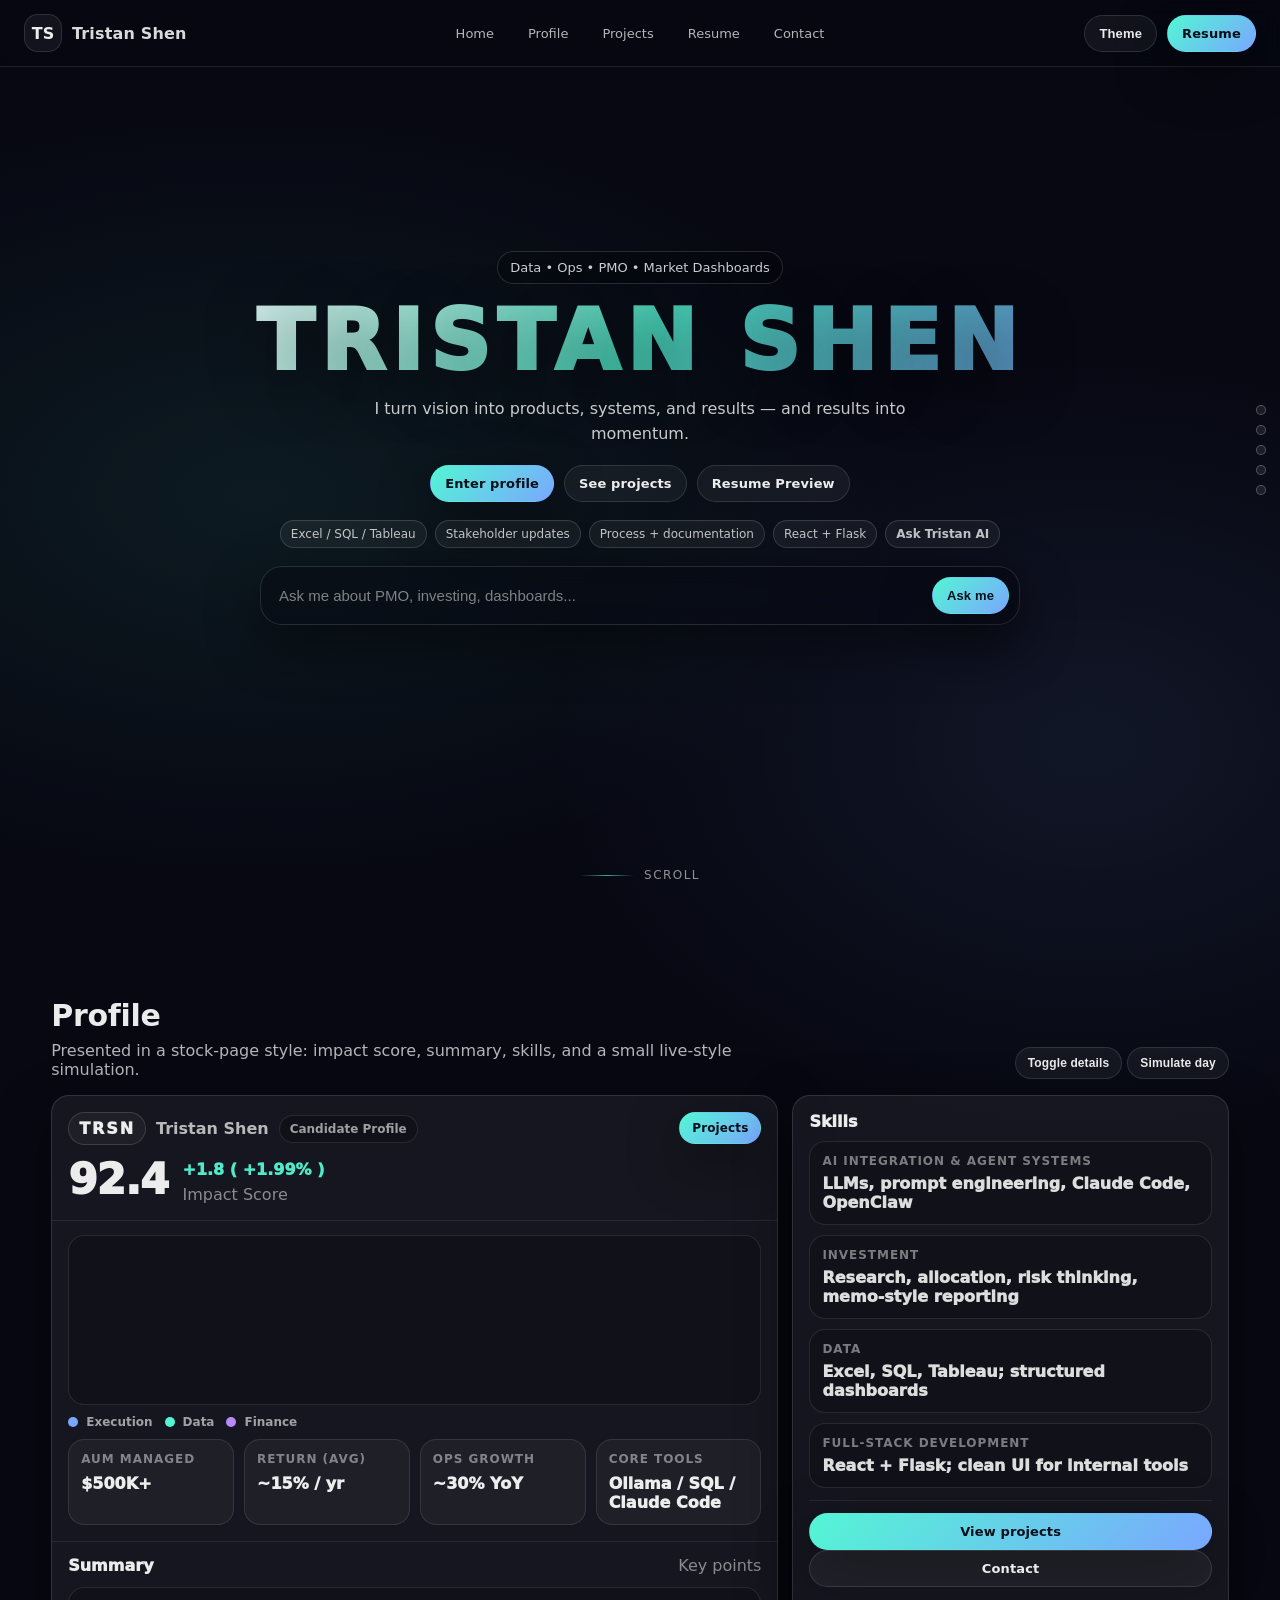
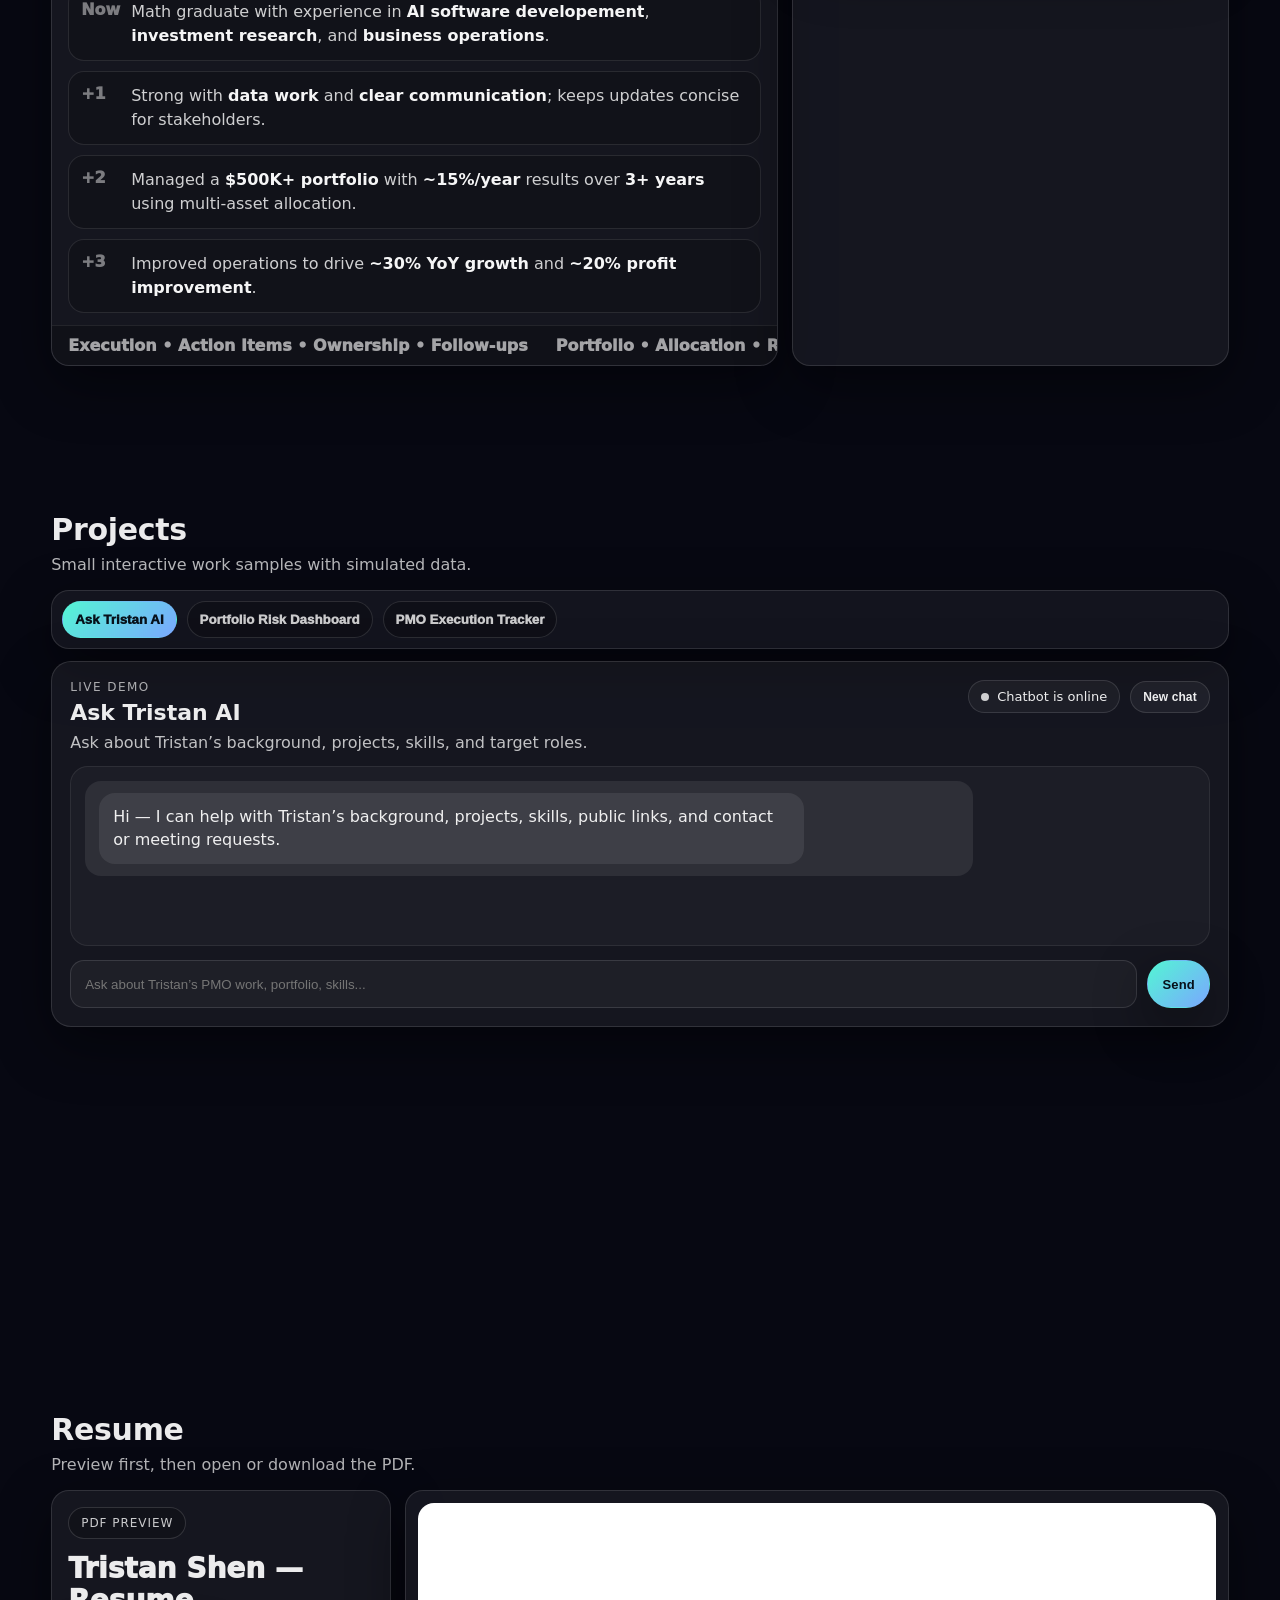
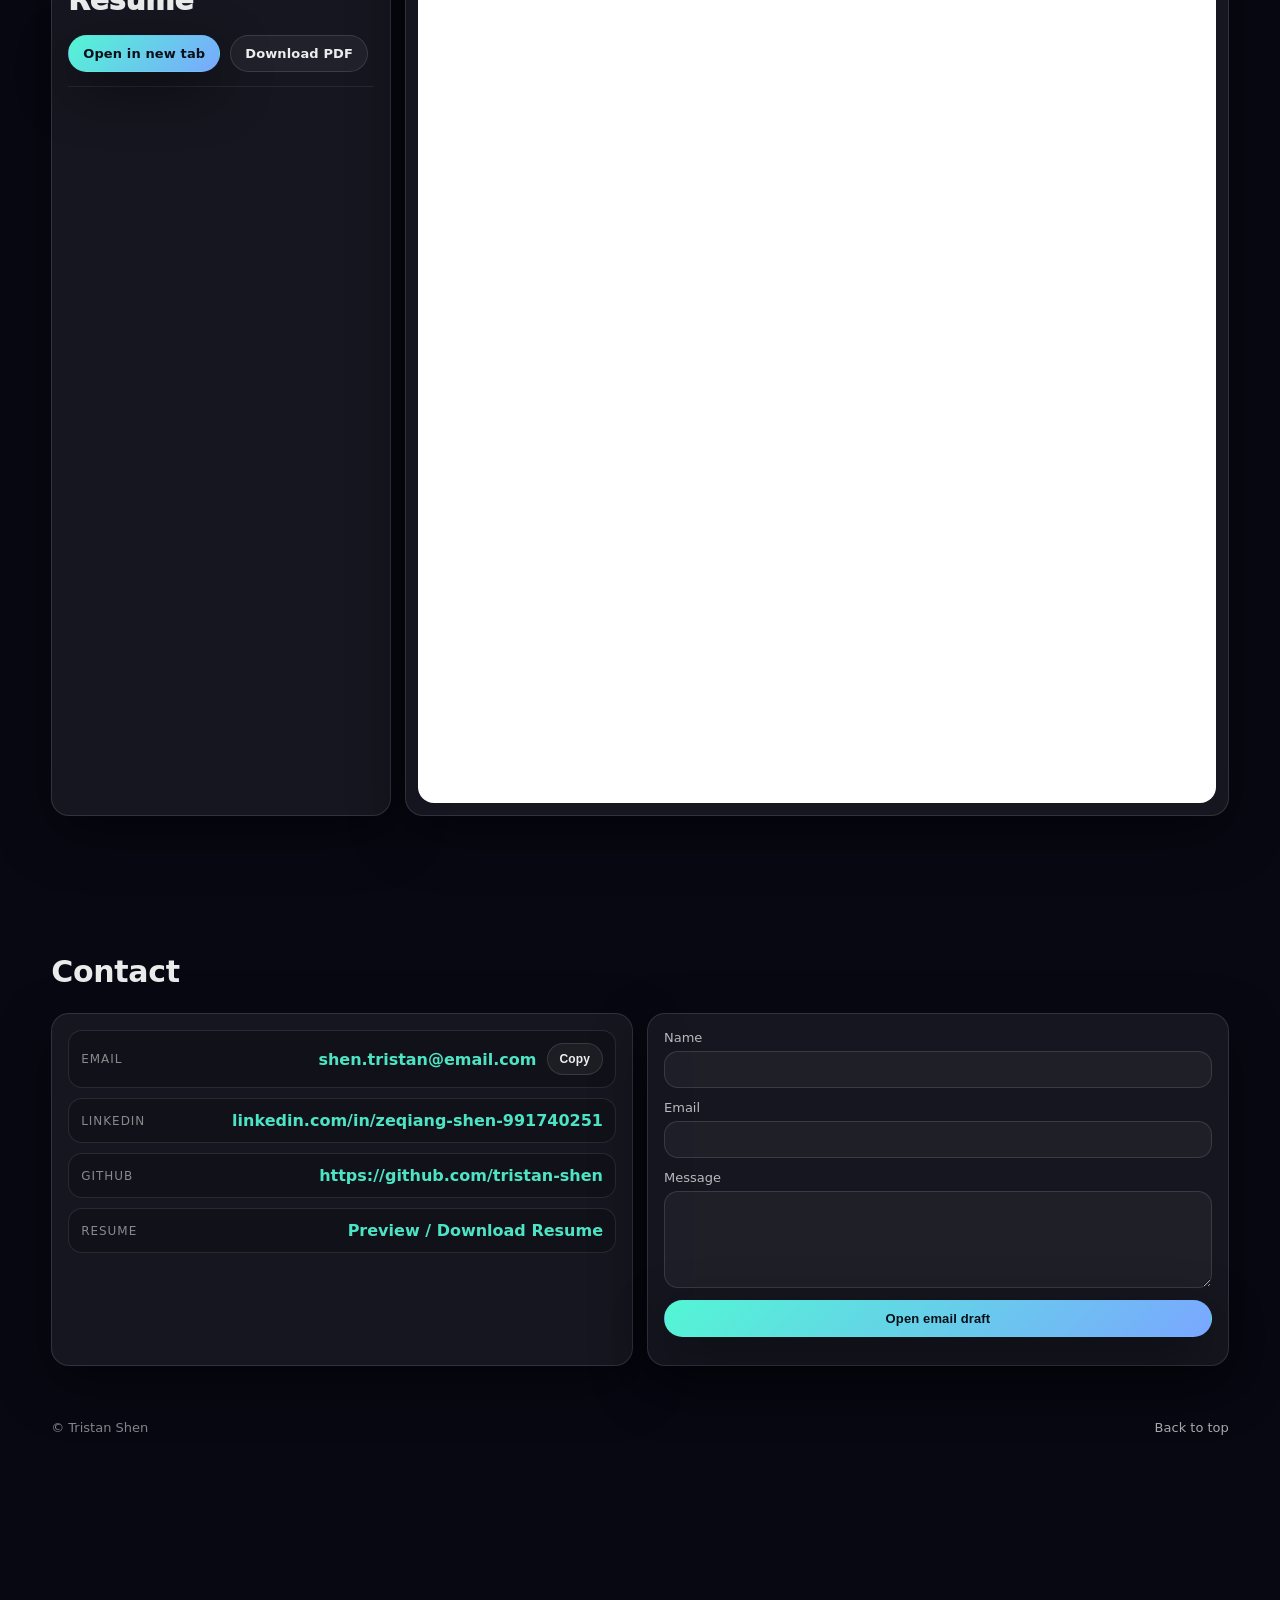
<file: index.html>
<!doctype html>
<html lang="en">
  <head>
    <meta charset="UTF-8" />
    <meta name="viewport" content="width=device-width,initial-scale=1" />
    <meta
      name="description"
      content="Tristan Shen — Portfolio | Data, Ops, PMO, Market dashboards"
    />
    <title>Tristan Shen — Portfolio</title>
    <link rel="stylesheet" href="./styles.css" />
  </head>

  <body>
    <!-- Top nav -->
    <header class="nav">
      <div class="nav__left">
        <a class="nav__logo" href="#home" aria-label="Home">TS</a>
        <span class="nav__name">Tristan Shen</span>
      </div>

      <nav class="nav__links" aria-label="Primary">
        <a href="#home" class="nav__link">Home</a>
        <a href="#market" class="nav__link">Profile</a>
        <a href="#projects" class="nav__link">Projects</a>
        <a href="#resume" class="nav__link">Resume</a>
        <a href="#contact" class="nav__link">Contact</a>
      </nav>

      <div class="nav__right">
        <button class="btn btn--ghost" id="themeBtn" type="button">Theme</button>
        <a class="btn btn--solid" href="#resume">Resume</a>
      </div>
    </header>

    <!-- Floating page indicator -->
    <div class="pageDots" aria-hidden="true">
      <a class="dot" href="#home" title="Home"></a>
      <a class="dot" href="#market" title="Profile"></a>
      <a class="dot" href="#projects" title="Projects"></a>
      <a class="dot" href="#resume" title="Resume"></a>
      <a class="dot" href="#contact" title="Contact"></a>
    </div>

    <main>
      <!-- PAGE 1: Landing -->
      <section id="home" class="page page--hero">
        <canvas id="bg" class="bg" aria-hidden="true"></canvas>

        <div class="hero">
          <div class="hero__badge">
            Data • Ops • PMO • Market Dashboards
          </div>

          <h1 class="hero__title">
            TRISTAN SHEN
          </h1>

          <p class="hero__sub">
            I turn vision into products, systems, and results — and results into momentum.
          </p>

          <div class="hero__actions">
            <a class="btn btn--solid" href="#market">Enter profile</a>
            <a class="btn btn--ghost" href="#projects">See projects</a>
            <a class="btn btn--ghost" href="#resume">Resume Preview</a>
          </div>

          <div class="hero__chips">
            <span class="chip">Excel / SQL / Tableau</span>
            <span class="chip">Stakeholder updates</span>
            <span class="chip">Process + documentation</span>
            <span class="chip">React + Flask</span>
            <a class="chip chip--link" href="#projects" data-project-jump="chatbot">Ask Tristan AI</a>
          </div>

          <form class="heroAsk" id="heroAskForm">
            <label class="srOnly" for="heroAskInput">Ask Tristan AI</label>
            <input
              class="heroAsk__input"
              id="heroAskInput"
              type="text"
              placeholder="Ask me about PMO, investing, dashboards..."
              maxlength="500"
              autocomplete="off"
            />
            <button class="btn btn--solid heroAsk__btn" type="submit">Ask me</button>
          </form>
        </div>

        <div class="scrollHint" aria-hidden="true">
          <span class="scrollHint__line"></span>
          <span class="scrollHint__text">Scroll</span>
        </div>
      </section>

      <!-- PAGE 2: Stock-style Profile -->
      <section id="market" class="page page--profile">
        <div class="container">
          <div class="pageHead">
            <div>
              <h2 class="pageHead__title">Profile</h2>
              <p class="pageHead__desc">
                Presented in a stock-page style: impact score, summary, skills, and a small live-style simulation.
              </p>
            </div>

            <div class="marketActions">
              <button class="btn btn--ghost btn--sm" id="toggleDetailsBtn" type="button">Toggle details</button>
              <button class="btn btn--ghost btn--sm" id="simulateBtn" type="button">Simulate day</button>
            </div>
          </div>

          <div class="quoteGrid">
            <!-- Left: quote block -->
            <div class="card panelLike">
              <div class="quoteHeader">
                <div>
                  <div class="tickerLine">
                    <span class="ticker">TRSN</span>
                    <span class="tickerName">Tristan Shen</span>
                    <span class="pill pill--soft">Candidate Profile</span>
                  </div>

                  <div class="priceRow">
                    <div class="priceMain" id="impactScore">92.4</div>
                    <div class="priceMeta">
                      <div class="chg good" id="impactChg">+1.8 ( +1.99% )</div>
                      <div class="muted2">Impact Score</div>
                    </div>
                  </div>
                </div>

                <div class="quoteActions">
                  <a class="btn btn--solid btn--sm" href="#projects">Projects</a>
                </div>
              </div>

              <div class="sparkWrap">
                <canvas id="spark" class="spark" aria-label="Impact chart"></canvas>
                <div class="sparkLegend">
                  <div class="legItem"><span class="legendDot dotA"></span> Execution</div>
                  <div class="legItem"><span class="legendDot dotB"></span> Data</div>
                  <div class="legItem"><span class="legendDot dotC"></span> Finance</div>
                </div>
              </div>

              <div class="fundGrid">
                <div class="fund">
                  <div class="fundK">AUM Managed</div>
                  <div class="fundV">$500K+</div>
                </div>
                <div class="fund">
                  <div class="fundK">Return (avg)</div>
                  <div class="fundV">~15% / yr</div>
                </div>
                <div class="fund">
                  <div class="fundK">Ops Growth</div>
                  <div class="fundV">~30% YoY</div>
                </div>
                <div class="fund">
                  <div class="fundK">Core Tools</div>
                  <div class="fundV">Ollama / SQL / Claude Code</div>
                </div>
              </div>

              <div class="newsBlock">
                <div class="newsTop">
                  <div class="newsTitle">Summary</div>
                  <div class="muted2">Key points</div>
                </div>

                <div class="newsList">
                  <div class="newsItem">
                    <div class="newsTime">Now</div>
                    <div class="newsText">
                      Math graduate with experience in <strong>AI software developement</strong>, <strong>investment research</strong>,
                      and <strong>business operations</strong>.
                    </div>
                  </div>

                  <div class="newsItem">
                    <div class="newsTime">+1</div>
                    <div class="newsText">
                      Strong with <strong>data work</strong> and <strong>clear communication</strong>; keeps updates concise for stakeholders.
                    </div>
                  </div>

                  <div class="newsItem">
                    <div class="newsTime">+2</div>
                    <div class="newsText">
                      Managed a <strong>$500K+ portfolio</strong> with <strong>~15%/year</strong> results over <strong>3+ years</strong>
                      using multi-asset allocation.
                    </div>
                  </div>

                  <div class="newsItem">
                    <div class="newsTime">+3</div>
                    <div class="newsText">
                      Improved operations to drive <strong>~30% YoY growth</strong> and <strong>~20% profit improvement</strong>.
                    </div>
                  </div>
                </div>

                <div id="detailBox" class="detailBox">
                  <div class="detailTitle">Details</div>
                  <ul class="bullets">
                    <li>PMO: agendas, action items (owner + due date), follow-ups, milestone tracking.</li>
                    <li>Investment: reports + trend analysis, strategy execution, risk management.</li>
                    <li>Data: Excel/SQL/Tableau for clean reporting and decision support.</li>
                    <li>Tech: React + Flask dashboards with internal-tool UX patterns.</li>
                  </ul>
                </div>
              </div>

              <div class="tickerTape" aria-hidden="true">
                <div class="tape">
                  <span>Execution • Action Items • Ownership • Follow-ups</span>
                  <span>Portfolio • Allocation • Risk • Process</span>
                  <span>Excel • SQL • Tableau • Dashboards</span>
                  <span>Stakeholders • Clarity • Documentation</span>
                  <span>React • Flask • Internal Tools</span>
                </div>
              </div>
            </div>

            <!-- Right: skills -->
            <div class="card panelSide">
              <div class="sideTitle">Skills</div>

              <div class="skillCard">
                <div class="sideK">AI integration & agent systems</div>
                <div class="sideV">LLMs, prompt engineering, Claude Code, OpenClaw</div>
              </div>

              <div class="skillCard">
                <div class="sideK">Investment</div>
                <div class="sideV">Research, allocation, risk thinking, memo-style reporting</div>
              </div>

              <div class="skillCard">
                <div class="sideK">Data</div>
                <div class="sideV">Excel, SQL, Tableau; structured dashboards</div>
              </div>

              <div class="skillCard">
                <div class="sideK">Full-stack development</div>
                <div class="sideV">React + Flask; clean UI for internal tools</div>
              </div>

              <div class="sideDivider"></div>

              <a class="btn btn--solid w100" href="#projects">View projects</a>
              <a class="btn btn--ghost w100" href="#contact">Contact</a>
            </div>
          </div>
        </div>
      </section>

      <!-- PAGE 3: Projects with old tab iframe style -->
      <section id="projects" class="page page--projects">
        <div class="container">
          <div class="pageHead">
            <div>
              <h2 class="pageHead__title">Projects</h2>
              <p class="pageHead__desc">
                Small interactive work samples with simulated data.
              </p>
            </div>
          </div>
            
          <div class="projTabs">
            <button class="tab is-active" data-project="chatbot" type="button">
              Ask Tristan AI
            </button>

            <button class="tab" data-project="risk" data-src="./Risk-dashboard/index.html" type="button">
              Portfolio Risk Dashboard
            </button>

            <button class="tab" data-project="pmo" data-src="./Pmo-tracker/index.html" type="button">
              PMO Execution Tracker
            </button>

            <div class="projRight">
              <a
                class="btn btn--ghost btn--sm is-hidden"
                id="openNewBtn"
                href="./Risk-dashboard/index.html"
                target="_blank"
                rel="noreferrer"
              >Open</a>
            </div>
          </div>

          <div class="projectPanels">
            <div class="card webbotCard" id="chatbotProjectPanel">
              <div class="webbotTop">
                <div>
                  <div class="webbotEyebrow">Live Demo</div>
                  <h3 class="webbotTitle">Ask Tristan AI</h3>
                  <p class="webbotDesc">
                    Ask about Tristan’s background, projects, skills, and target roles.
                  </p>
                </div>

                <div class="webbotStatusWrap">
                  <span class="webbotStatus" id="webbotStatus">Chatbot is online</span>
                  <button class="btn btn--ghost btn--sm" type="button" id="webbotNewChatBtn">
                    New chat
                  </button>
                </div>
              </div>

              <div class="webbotMessages" id="webbotMessages">
                <div class="webbotMsg webbotMsg--bot">
                  <div class="webbotMsg webbotMsg--bot">
                    Hi — I can help with Tristan’s background, projects, skills, public links, and contact or meeting requests.
                  </div>
                </div>
              </div>

              <form class="webbotForm" id="webbotForm">
                <input
                  class="webbotInput"
                  id="webbotInput"
                  type="text"
                  placeholder="Ask about Tristan’s PMO work, portfolio, skills..."
                  maxlength="500"
                  autocomplete="off"
                />
                <button class="btn btn--solid" type="submit" id="webbotSendBtn">Send</button>
              </form>
            </div>

            <div class="projFrameWrap is-hidden" id="projFrameWrap">
              <iframe
                id="projFrame"
                title="Project Preview"
                src="./Risk-dashboard/index.html"
                loading="lazy"
              ></iframe>
            </div>
          </div>
        </div>
      </section>

      <!-- PAGE 4: Resume -->
      <section id="resume" class="page page--resume">
        <div class="container">
          <div class="pageHead">
            <div>
              <h2 class="pageHead__title">Resume</h2>
              <p class="pageHead__desc">
                Preview first, then open or download the PDF.
              </p>
            </div>
          </div>

          <div class="resumeGrid">
            <div class="card resumeIntro">
              <div class="resumeBadge">PDF Preview</div>
              <h3 class="resumeTitle">Tristan Shen — Resume</h3>
              <p class="resumeText">
              </p>

              <div class="resumeActions">
                <a class="btn btn--solid" href="resume.pdf" target="_blank" rel="noreferrer">
                  Open in new tab
                </a>
                <a class="btn btn--ghost" href="resume.pdf" download>
                  Download PDF
                </a>
              </div>

              <div class="resumeMeta">
                
                <br />
                <code></code>
              </div>
            </div>

            <div class="card resumeViewerCard">
              <iframe
                class="resumeViewer"
                src="resume.pdf"
                title="Resume Preview"
              ></iframe>
            </div>
          </div>
        </div>
      </section>

      <!-- PAGE 5: Contact -->
      <section id="contact" class="page page--contact">
        <div class="container">
          <div class="pageHead">
            <div>
              <h2 class="pageHead__title">Contact</h2>
              <p class="pageHead__desc"></p>
            </div>
          </div>

          <div class="contactGrid">
            <div class="card contactCard">
              <div class="contactRow">
                <div class="contactKey">Email</div>
                <div class="contactValWrap">
                  <a class="contactVal" id="emailLink" href="mailto:you@email.com">shen.tristan@email.com</a>
                  <button class="btn btn--ghost btn--sm" id="copyEmailBtn" type="button">Copy</button>
                </div>
              </div>

              <div class="contactRow">
                <div class="contactKey">LinkedIn</div>
                <a class="contactVal" href="https://www.linkedin.com/in/zeqiang-shen-991740251" target="_blank" rel="noopener">linkedin.com/in/zeqiang-shen-991740251</a>
              </div>

              <div class="contactRow">
                <div class="contactKey">GitHub</div>
                <a class="contactVal" href="https://github.com/tristan-shen" target="_blank" rel="noopener">https://github.com/tristan-shen</a>
              </div>

              <div class="contactRow">
                <div class="contactKey">Resume</div>
                <a class="contactVal" href="#resume">Preview / Download Resume</a>
              </div>

              <div class="contactHint">
                
              </div>
            </div>

            <div class="card contactCard">
              <form class="form" id="contactForm">
                <label class="label">
                  Name
                  <input class="input" id="c_name" name="name" autocomplete="name" required />
                </label>

                <label class="label">
                  Email
                  <input class="input" id="c_email" name="email" type="email" autocomplete="email" required />
                </label>

                <label class="label">
                  Message
                  <textarea class="input" id="c_msg" name="message" rows="5" required></textarea>
                </label>

                <button class="btn btn--solid" type="submit">Open email draft</button>
                <div class="fine"></div>
              </form>
            </div>
          </div>

          <footer class="footer">
            <div>© <span id="year"></span> Tristan Shen</div>
            <a href="#home" class="footerLink">Back to top</a>
          </footer>
        </div>
      </section>
    </main>

    <script src="./script.js"></script>
  </body>
</html>
</file>
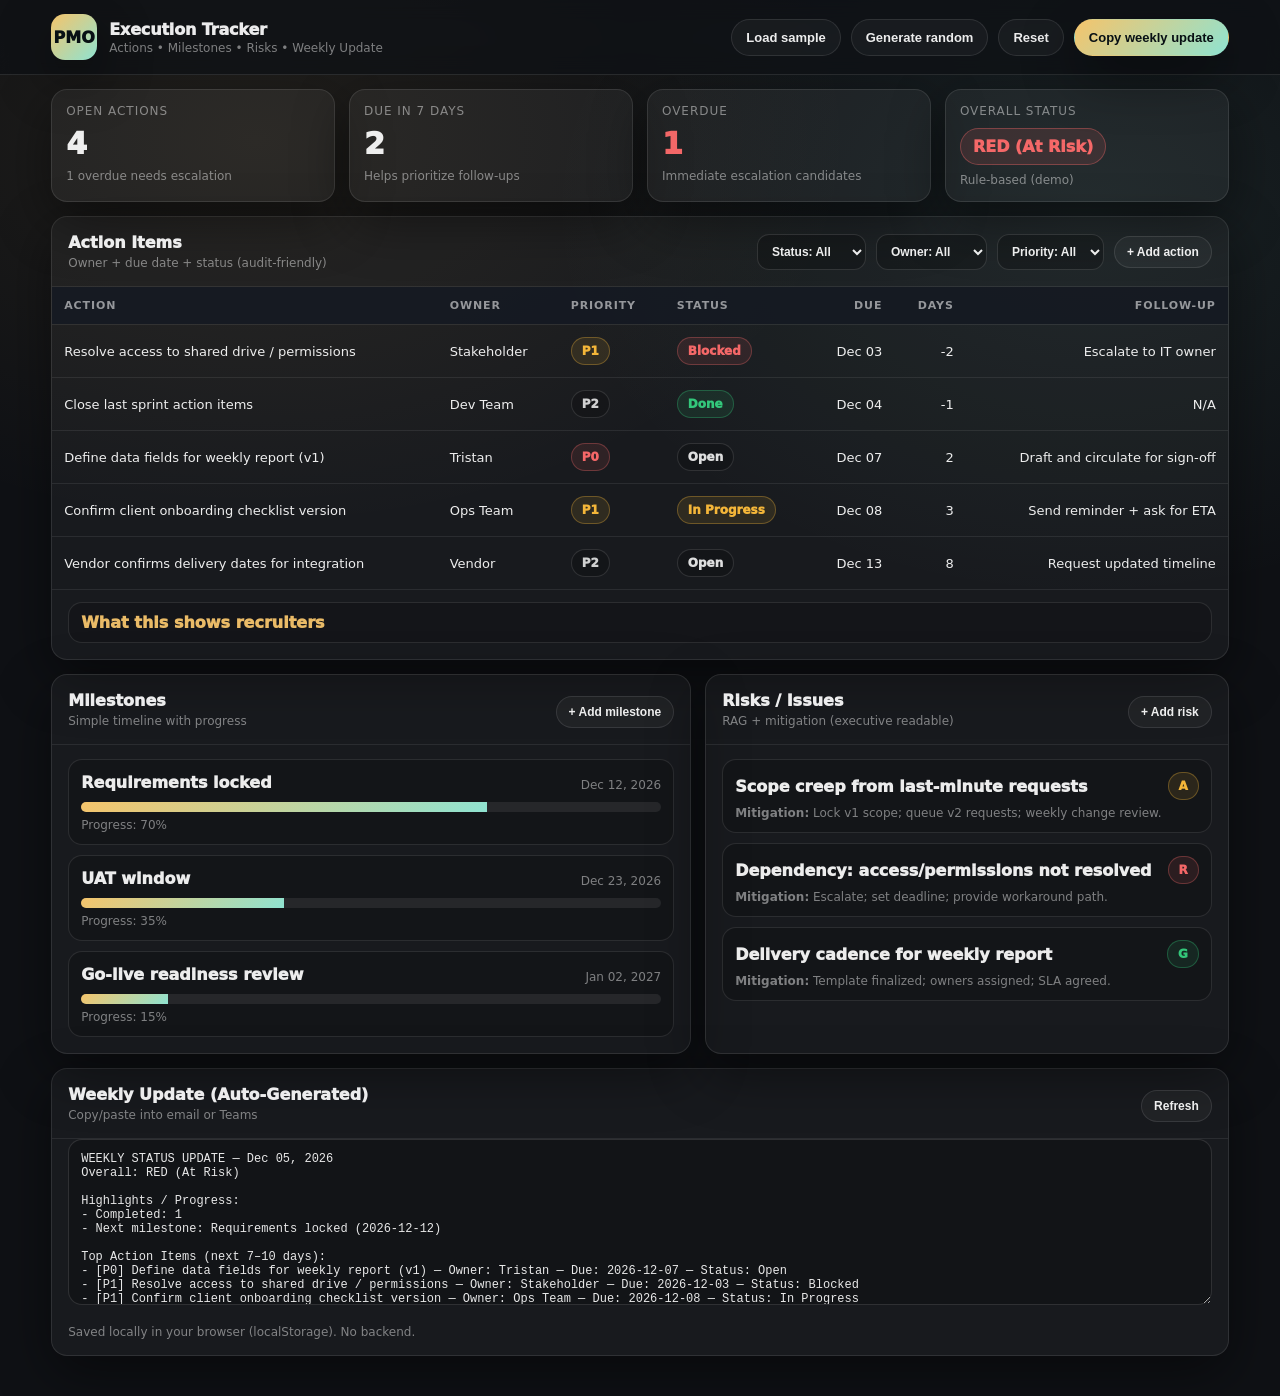
<file: Pmo-tracker/index.html>
<!doctype html>
<html lang="en">
  <head>
    <meta charset="UTF-8" />
    <meta name="viewport" content="width=device-width,initial-scale=1" />
    <meta name="description" content="PMO Execution Tracker — actions, milestones, risks, weekly update" />
    <title>PMO Execution Tracker — Demo</title>
    <link rel="stylesheet" href="./styles.css" />
  </head>

  <body>
    <header class="top">
      <div class="wrap top__inner">
        <div class="brand">
          <div class="brand__mark">PMO</div>
          <div class="brand__text">
            <div class="brand__title">Execution Tracker</div>
            <div class="brand__sub">Actions • Milestones • Risks • Weekly Update</div>
          </div>
        </div>

        <div class="top__actions">
          <button class="btn btn--ghost" id="loadSampleBtn" type="button">Load sample</button>
          <button class="btn btn--ghost" id="randomBtn" type="button">Generate random</button>
          <button class="btn btn--ghost" id="resetBtn" type="button">Reset</button>
          <button class="btn btn--solid" id="copyWeeklyBtn" type="button">Copy weekly update</button>
        </div>
      </div>
    </header>

    <main class="wrap">
      <!-- Snapshot -->
      <section class="grid grid--4 mt">
        <div class="card">
          <div class="k">Open actions</div>
          <div class="v" id="openCount">0</div>
          <div class="note" id="openNote">—</div>
        </div>
        <div class="card">
          <div class="k">Due in 7 days</div>
          <div class="v" id="due7">0</div>
          <div class="note">Helps prioritize follow-ups</div>
        </div>
        <div class="card">
          <div class="k">Overdue</div>
          <div class="v bad" id="overdue">0</div>
          <div class="note">Immediate escalation candidates</div>
        </div>
        <div class="card">
          <div class="k">Overall status</div>
          <div class="statusPill" id="overallPill">—</div>
          <div class="note">Rule-based (demo)</div>
        </div>
      </section>

      <!-- Actions -->
      <section class="panel mt">
        <div class="panel__top">
          <div>
            <div class="panel__title">Action Items</div>
            <div class="panel__sub">Owner + due date + status (audit-friendly)</div>
          </div>

          <div class="filters">
            <select id="fStatus" class="select">
              <option value="all">Status: All</option>
              <option value="Open">Open</option>
              <option value="In Progress">In Progress</option>
              <option value="Blocked">Blocked</option>
              <option value="Done">Done</option>
            </select>

            <select id="fOwner" class="select">
              <option value="all">Owner: All</option>
            </select>

            <select id="fPriority" class="select">
              <option value="all">Priority: All</option>
              <option value="P0">P0</option>
              <option value="P1">P1</option>
              <option value="P2">P2</option>
            </select>

            <button class="btn btn--ghost btn--sm" id="addActionBtn" type="button">+ Add action</button>
          </div>
        </div>

        <div class="tableWrap">
          <table class="table" id="actionsTable">
            <thead>
              <tr>
                <th>Action</th>
                <th>Owner</th>
                <th>Priority</th>
                <th>Status</th>
                <th class="num">Due</th>
                <th class="num">Days</th>
                <th class="num">Follow-up</th>
              </tr>
            </thead>
            <tbody></tbody>
          </table>
        </div>

        <details class="details">
          <summary>What this shows recruiters</summary>
          <div class="details__body">
            You can run meetings into measurable outcomes: ownership, due dates, follow-up cadence, and closure.
          </div>
        </details>
      </section>

      <!-- Milestones + Risks -->
      <section class="grid grid--2 mt">
        <section class="panel">
          <div class="panel__top">
            <div>
              <div class="panel__title">Milestones</div>
              <div class="panel__sub">Simple timeline with progress</div>
            </div>
            <button class="btn btn--ghost btn--sm" id="addMilestoneBtn" type="button">+ Add milestone</button>
          </div>

          <div class="milestones" id="milestones"></div>
        </section>

        <section class="panel">
          <div class="panel__top">
            <div>
              <div class="panel__title">Risks / Issues</div>
              <div class="panel__sub">RAG + mitigation (executive readable)</div>
            </div>
            <button class="btn btn--ghost btn--sm" id="addRiskBtn" type="button">+ Add risk</button>
          </div>

          <div class="risks" id="risks"></div>
        </section>
      </section>

      <!-- Weekly Update (generated) -->
      <section class="panel mt mb">
        <div class="panel__top">
          <div>
            <div class="panel__title">Weekly Update (Auto-Generated)</div>
            <div class="panel__sub">Copy/paste into email or Teams</div>
          </div>
          <button class="btn btn--ghost btn--sm" id="regenWeeklyBtn" type="button">Refresh</button>
        </div>

        <textarea class="weekly" id="weeklyText" rows="10" spellcheck="false"></textarea>
        <div class="foot">
          Saved locally in your browser (localStorage). No backend.
        </div>
      </section>
    </main>

    <!-- Modal -->
    <div class="modal" id="modal" aria-hidden="true">
      <div class="modal__card" role="dialog" aria-modal="true" aria-labelledby="modalTitle">
        <div class="modal__top">
          <div class="modal__title" id="modalTitle">Add</div>
          <button class="iconBtn" id="closeModalBtn" type="button" aria-label="Close">✕</button>
        </div>

        <form class="form" id="modalForm">
          <div id="formBody"></div>

          <div class="modal__actions">
            <button class="btn btn--ghost" id="cancelBtn" type="button">Cancel</button>
            <button class="btn btn--solid" type="submit">Save</button>
          </div>
        </form>
      </div>
    </div>

    <script src="./script.js"></script>
  </body>
</html>
</file>
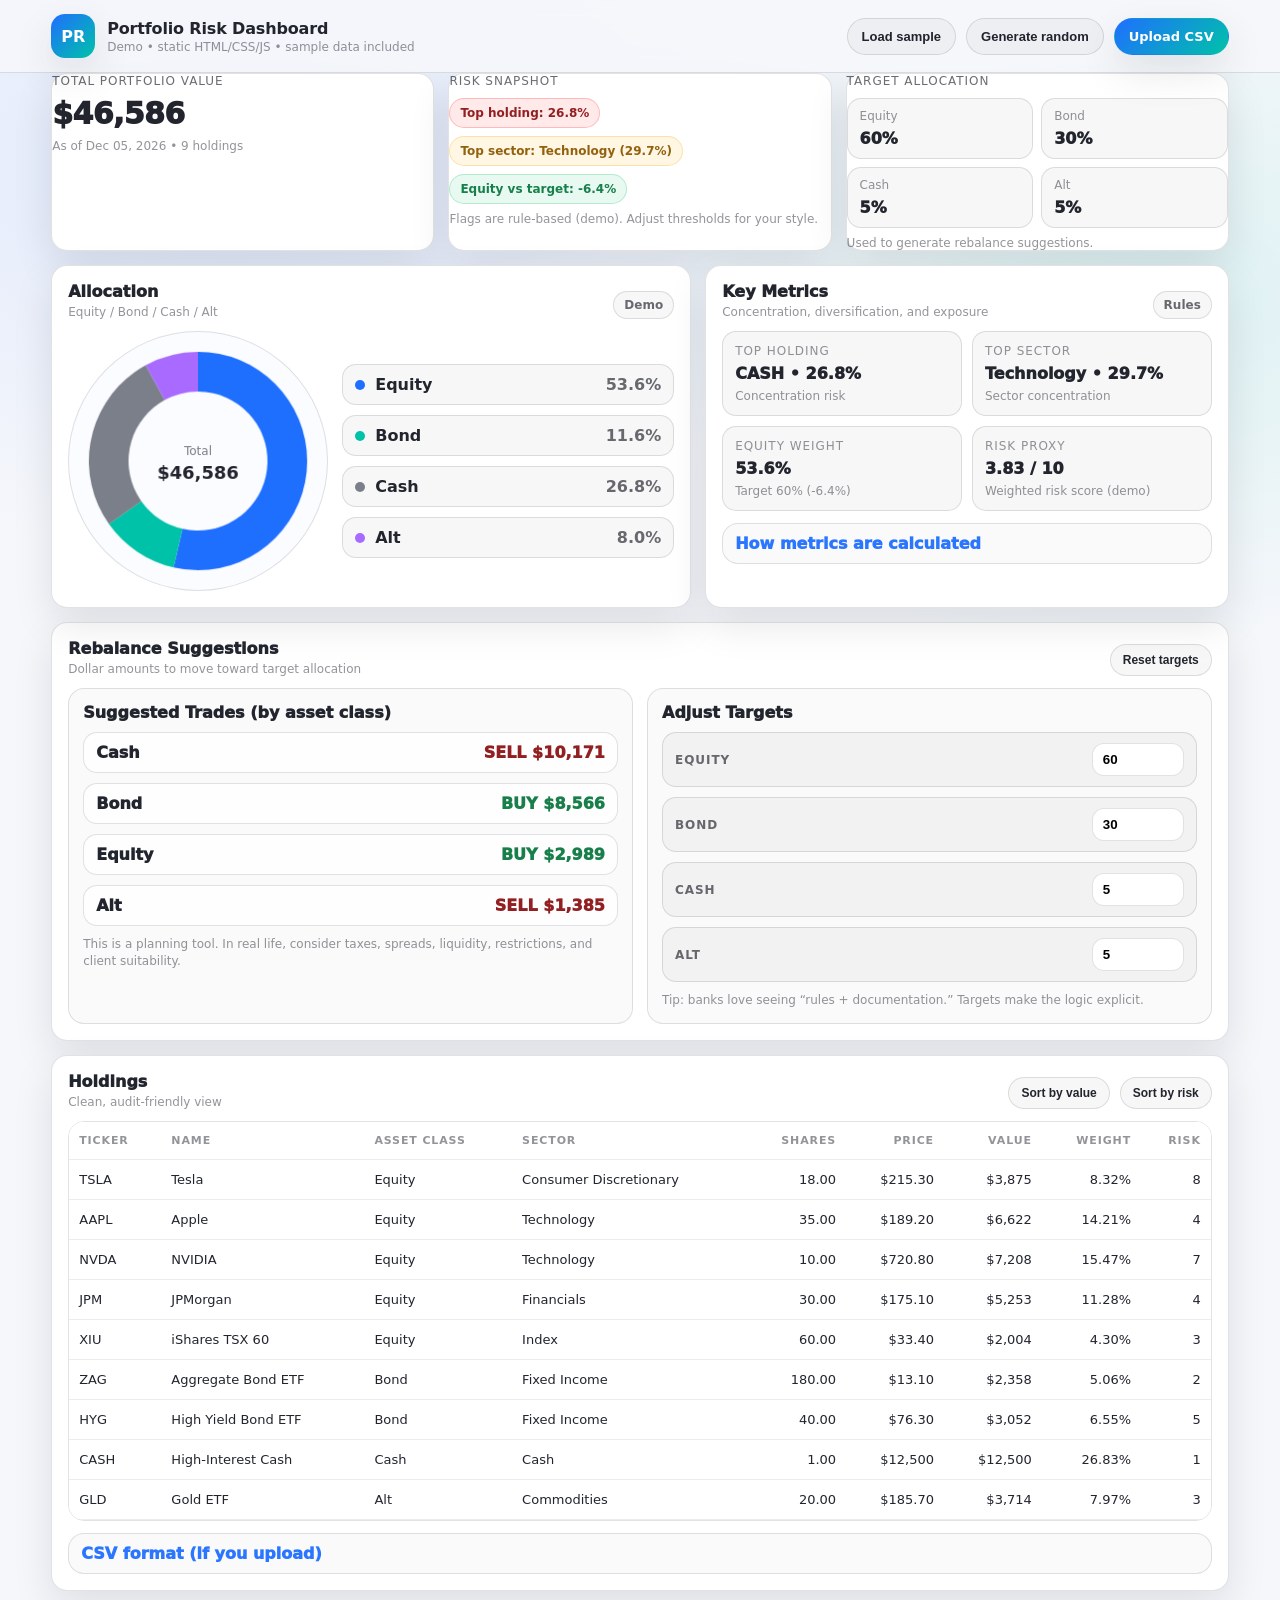
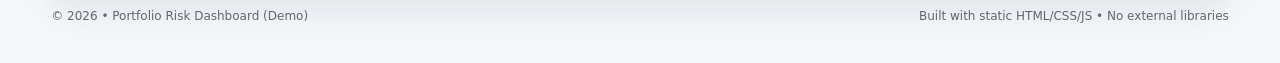
<file: Risk-dashboard/index.html>
<!doctype html>
<html lang="en">
  <head>
    <meta charset="UTF-8" />
    <meta name="viewport" content="width=device-width,initial-scale=1" />
    <meta name="description" content="Client Portfolio Risk Dashboard (Demo) — allocation, concentration, rebalance suggestions" />
    <title>Portfolio Risk Dashboard — Demo</title>
    <link rel="stylesheet" href="./styles.css" />
  </head>

  <body>
    <header class="topbar">
      <div class="container topbar__inner">
        <div class="brand">
          <div class="brand__mark">PR</div>
          <div class="brand__text">
            <div class="brand__name">Portfolio Risk Dashboard</div>
            <div class="brand__sub">Demo • static HTML/CSS/JS • sample data included</div>
          </div>
        </div>

        <div class="actions">
          <button class="btn btn--ghost" id="loadSampleBtn" type="button">Load sample</button>
          <button class="btn btn--ghost" id="randomBtn" type="button">Generate random</button>

          <label class="btn btn--solid fileBtn">
            Upload CSV
            <input id="csvInput" type="file" accept=".csv,text/csv" />
          </label>
        </div>
      </div>
    </header>

    <main class="container">
      <!-- Summary row -->
      <section class="grid grid--3">
        <div class="card">
          <div class="card__k">Total Portfolio Value</div>
          <div class="card__v" id="totalValue">$0</div>
          <div class="card__note" id="asOf">As of —</div>
        </div>

        <div class="card">
          <div class="card__k">Risk Snapshot</div>
          <div class="riskBadges" id="riskBadges"></div>
          <div class="card__note">Flags are rule-based (demo). Adjust thresholds for your style.</div>
        </div>

        <div class="card">
          <div class="card__k">Target Allocation</div>
          <div class="targets" id="targets"></div>
          <div class="card__note">Used to generate rebalance suggestions.</div>
        </div>
      </section>

      <!-- Allocation + stats -->
      <section class="grid grid--2 mt">
        <div class="card card--pad">
          <div class="cardTop">
            <div>
              <div class="cardTop__title">Allocation</div>
              <div class="cardTop__sub">Equity / Bond / Cash / Alt</div>
            </div>
            <div class="pill">Demo</div>
          </div>

          <div class="allocWrap">
            <canvas id="donut" class="donut" aria-label="Allocation donut chart"></canvas>
            <div class="legend" id="allocLegend"></div>
          </div>
        </div>

        <div class="card card--pad">
          <div class="cardTop">
            <div>
              <div class="cardTop__title">Key Metrics</div>
              <div class="cardTop__sub">Concentration, diversification, and exposure</div>
            </div>
            <div class="pill">Rules</div>
          </div>

          <div class="metrics" id="metrics"></div>

          <details class="details">
            <summary>How metrics are calculated</summary>
            <div class="details__body">
              <ul class="bullets">
                <li><strong>Top holding %:</strong> largest holding value ÷ total portfolio.</li>
                <li><strong>Sector concentration:</strong> largest sector value ÷ total.</li>
                <li><strong>Equity overweight:</strong> equity % − target equity %.</li>
                <li><strong>Vol proxy:</strong> weighted-average risk score (demo, not real volatility).</li>
              </ul>
            </div>
          </details>
        </div>
      </section>

      <!-- Rebalance suggestions -->
      <section class="card card--pad mt">
        <div class="cardTop">
          <div>
            <div class="cardTop__title">Rebalance Suggestions</div>
            <div class="cardTop__sub">Dollar amounts to move toward target allocation</div>
          </div>
          <button class="btn btn--ghost btn--sm" id="resetTargetsBtn" type="button">Reset targets</button>
        </div>

        <div class="rebalanceGrid">
          <div class="rebalancePanel">
            <div class="subhead">Suggested Trades (by asset class)</div>
            <div id="rebalanceTrades" class="tradeList"></div>
            <div class="note">
              This is a planning tool. In real life, consider taxes, spreads, liquidity, restrictions, and client suitability.
            </div>
          </div>

          <div class="rebalancePanel">
            <div class="subhead">Adjust Targets</div>
            <div class="targetForm" id="targetForm"></div>
            <div class="note">
              Tip: banks love seeing “rules + documentation.” Targets make the logic explicit.
            </div>
          </div>
        </div>
      </section>

      <!-- Holdings table -->
      <section class="card card--pad mt">
        <div class="cardTop">
          <div>
            <div class="cardTop__title">Holdings</div>
            <div class="cardTop__sub">Clean, audit-friendly view</div>
          </div>
          <div class="tableActions">
            <button class="btn btn--ghost btn--sm" id="sortValueBtn" type="button">Sort by value</button>
            <button class="btn btn--ghost btn--sm" id="sortRiskBtn" type="button">Sort by risk</button>
          </div>
        </div>

        <div class="tableWrap">
          <table class="table" id="holdingsTable">
            <thead>
              <tr>
                <th>Ticker</th>
                <th>Name</th>
                <th>Asset Class</th>
                <th>Sector</th>
                <th class="num">Shares</th>
                <th class="num">Price</th>
                <th class="num">Value</th>
                <th class="num">Weight</th>
                <th class="num">Risk</th>
              </tr>
            </thead>
            <tbody></tbody>
          </table>
        </div>

        <details class="details">
          <summary>CSV format (if you upload)</summary>
          <div class="details__body">
            <p class="muted">
              Use a header row. Required columns:
              <code>ticker,name,assetClass,sector,shares,price,riskScore</code>
            </p>
            <p class="muted">
              Example row:
              <code>TSLA,Tesla,Equity,Consumer Discretionary,12,215.30,7</code>
            </p>
          </div>
        </details>
      </section>

      <footer class="footer">
        <div class="muted">© <span id="year"></span> • Portfolio Risk Dashboard (Demo)</div>
        <div class="muted">Built with static HTML/CSS/JS • No external libraries</div>
      </footer>
    </main>

    <script src="./script.js"></script>
  </body>
</html>
</file>
<file: styles.css>
:root{
  --bg:#070812;
  --panel:rgba(255,255,255,.06);
  --panel2:rgba(255,255,255,.045);
  --border:rgba(255,255,255,.12);
  --text:rgba(255,255,255,.92);
  --muted:rgba(255,255,255,.70);
  --muted2:rgba(255,255,255,.50);

  --a:#53f6d4;
  --a2:#7aa7ff;
  --warn:#ffcc66;
  --good:#53f6d4;
  --bad:#ff8c8c;

  --shadow: 0 18px 55px rgba(0,0,0,.45);
  --r: 18px;
}

*{ box-sizing:border-box; }
html{ scroll-behavior:smooth; }

body{
  margin:0;
  font-family: ui-sans-serif, system-ui, -apple-system, Segoe UI, Roboto, Helvetica, Arial;
  color:var(--text);
  background:
    radial-gradient(1200px 700px at 20% 10%, rgba(83,246,212,.08), transparent 55%),
    radial-gradient(900px 650px at 85% 15%, rgba(122,167,255,.09), transparent 60%),
    var(--bg);
}

.container{ width:min(1180px,92%); margin:0 auto; }
.muted{ color:var(--muted); }
.muted2{ color:var(--muted2); }
.w100{ width:100%; }

code{
  font-family: ui-monospace, SFMono-Regular, Menlo, Monaco, Consolas, "Liberation Mono", monospace;
  color: rgba(255,255,255,.85);
}

/* Nav */
.nav{
  position:fixed;
  top:0; left:0; right:0;
  z-index:100;
  background: rgba(7,8,18,.55);
  border-bottom:1px solid rgba(255,255,255,.10);
  backdrop-filter: blur(10px);
  padding: 12px 18px;
  display:flex;
  align-items:center;
  justify-content:space-between;
  gap:14px;
}

@media (min-width: 980px){
  .nav{ padding:14px 24px; }
}

.nav__left{
  display:flex;
  align-items:center;
  gap:10px;
  min-width:220px;
}

.nav__logo{
  width:38px;
  height:38px;
  border-radius:14px;
  display:grid;
  place-items:center;
  text-decoration:none;
  color:var(--text);
  border:1px solid var(--border);
  background: rgba(255,255,255,.05);
  font-weight:900;
}

.nav__name{
  font-weight:800;
  letter-spacing:.01em;
  color:rgba(255,255,255,.85);
}

.nav__links{
  display:none;
  gap:14px;
}

@media (min-width: 980px){
  .nav__links{ display:flex; }
}

.nav__link{
  text-decoration:none;
  font-size:13px;
  color:var(--muted);
  padding:8px 10px;
  border-radius:999px;
}

.nav__link:hover{
  background: rgba(255,255,255,.06);
  color:var(--text);
}

.nav__right{
  display:flex;
  align-items:center;
  justify-content:flex-end;
  gap:10px;
  min-width:220px;
}

/* Buttons */
.btn{
  display:inline-flex;
  align-items:center;
  justify-content:center;
  padding:10px 14px;
  border-radius:999px;
  border:1px solid transparent;
  text-decoration:none;
  font-weight:800;
  font-size:13px;
  letter-spacing:.01em;
  cursor:pointer;
}

.btn--solid{
  background: linear-gradient(135deg, var(--a), var(--a2));
  color:#07101a;
  box-shadow: var(--shadow);
}

.btn--solid:hover{ filter: brightness(1.03); }

.btn--ghost{
  background: rgba(255,255,255,.05);
  border:1px solid var(--border);
  color:var(--text);
}

.btn--ghost:hover{ background: rgba(255,255,255,.08); }

.btn--sm{
  padding:8px 12px;
  font-size:12px;
}

.iconBtn{
  width:34px;
  height:34px;
  border-radius:12px;
  border:1px solid var(--border);
  background: rgba(255,255,255,.05);
  color:var(--text);
  cursor:pointer;
}

.iconBtn:hover{ background: rgba(255,255,255,.08); }

/* Floating dots */
.pageDots{
  position:fixed;
  right:14px;
  top:50%;
  transform: translateY(-50%);
  display:flex;
  flex-direction:column;
  gap:10px;
  z-index:90;
}

.dot{
  width:10px;
  height:10px;
  border-radius:999px;
  border:1px solid rgba(255,255,255,.25);
  background: rgba(255,255,255,.08);
  display:block;
  text-decoration:none;
}

.dot:hover{
  background: rgba(83,246,212,.25);
  border-color: rgba(83,246,212,.55);
}

/* Generic page */
.page{
  min-height:100vh;
  padding-top:80px;
}

.card{
  background: var(--panel);
  border:1px solid var(--border);
  border-radius: var(--r);
  box-shadow: var(--shadow);
}

.card__top{
  display:flex;
  align-items:center;
  justify-content:space-between;
  gap:12px;
  padding:16px;
  border-bottom:1px solid rgba(255,255,255,.08);
}

.card__title{ font-weight:900; }
.card__muted{
  color:var(--muted2);
  font-size:12px;
  margin-top:2px;
}

/* HERO */
.page--hero{
  position:relative;
  display:grid;
  place-items:center;
  padding-top:0;
}

.bg{
  position:absolute;
  inset:0;
  width:100%;
  height:100%;
  display:block;
}

.hero{
  position:relative;
  z-index:2;
  width:min(980px, 92%);
  text-align:center;
  padding: 0 0 24px;
}

.hero__badge{
  display:inline-flex;
  padding:8px 12px;
  border-radius:999px;
  border:1px solid rgba(255,255,255,.14);
  background: rgba(0,0,0,.20);
  color: rgba(255,255,255,.80);
  font-size:13px;
}

.hero__title{
  margin:18px 0 0;
  font-size: clamp(46px, 7vw, 84px);
  line-height:0.95;
  letter-spacing:0.08em;
  font-weight:950;
  text-transform:uppercase;
  background: linear-gradient(
    135deg,
    rgba(255,255,255,.95),
    rgba(83,246,212,.80),
    rgba(122,167,255,.75)
  );
  -webkit-background-clip:text;
  background-clip:text;
  color:transparent;
  text-shadow: 0 18px 60px rgba(0,0,0,.35);
}

.hero__sub{
  margin:14px auto 0;
  max-width:60ch;
  color: rgba(255,255,255,.78);
  font-size:16px;
  line-height:1.6;
}

.hero__actions{
  margin-top:18px;
  display:flex;
  justify-content:center;
  gap:10px;
  flex-wrap:wrap;
}

.hero__chips{
  margin-top:18px;
  display:flex;
  justify-content:center;
  gap:8px;
  flex-wrap:wrap;
}

.chip{
  border:1px solid rgba(255,255,255,.14);
  background: rgba(255,255,255,.05);
  color: rgba(255,255,255,.75);
  padding:6px 10px;
  border-radius:999px;
  font-size:12px;
}

.chip--link{
  text-decoration:none;
  font-weight:800;
}

.chip--link:hover{
  background: rgba(255,255,255,.09);
  color: var(--text);
}

.heroAsk{
  margin: 18px auto 0;
  width: min(760px, 100%);
  display: flex;
  align-items: center;
  gap: 10px;
  padding: 10px;
  border-radius: 22px;
  border: 1px solid rgba(255,255,255,.12);
  background: rgba(7,8,18,.42);
  backdrop-filter: blur(10px);
  box-shadow: var(--shadow);
}

.heroAsk__input{
  flex: 1;
  min-width: 0;
  border: 0;
  background: transparent;
  color: var(--text);
  font-size: 15px;
  outline: none;
  padding: 6px 8px;
}

.heroAsk__input::placeholder{
  color: rgba(255,255,255,.48);
}

.heroAsk__btn{
  flex-shrink: 0;
}

.srOnly{
  position: absolute;
  width: 1px;
  height: 1px;
  padding: 0;
  margin: -1px;
  overflow: hidden;
  clip: rect(0,0,0,0);
  white-space: nowrap;
  border: 0;
}

@media (max-width: 640px){
  .heroAsk{
    flex-direction: column;
    align-items: stretch;
    padding: 12px;
  }

  .heroAsk__btn{
    width: 100%;
  }
}

.scrollHint{
  position:absolute;
  bottom:18px;
  left:50%;
  transform: translateX(-50%);
  z-index:2;
  display:flex;
  align-items:center;
  gap:10px;
  opacity:.85;
}

.scrollHint__line{
  width:54px;
  height:1px;
  background: linear-gradient(90deg, transparent, rgba(83,246,212,.8), transparent);
  animation: pulse 1.6s ease-in-out infinite;
}

.scrollHint__text{
  font-size:12px;
  color: rgba(255,255,255,.65);
  letter-spacing:.12em;
  text-transform:uppercase;
}

@keyframes pulse{
  0%,100%{ opacity:.35; transform: scaleX(.9); }
  50%{ opacity:1; transform: scaleX(1.15); }
}

/* Page head */
.pageHead{
  display:flex;
  align-items:flex-end;
  justify-content:space-between;
  gap:16px;
  margin:18px 0 16px;
  flex-wrap:wrap;
}

.pageHead__title{
  margin:0;
  font-size:30px;
  letter-spacing:-.01em;
}

.pageHead__desc{
  margin:8px 0 0;
  color:var(--muted);
  max-width:70ch;
}

/* old market/profile section */
.page--profile{
  padding-bottom: 48px;
}

.quoteGrid{
  display:grid;
  grid-template-columns: 1.25fr .75fr;
  gap: 14px;
}

@media (max-width: 980px){
  .quoteGrid{ grid-template-columns: 1fr; }
}

.panelLike{
  overflow:hidden;
}

.panelSide{
  padding:16px;
}

.quoteHeader{
  padding: 16px;
  border-bottom: 1px solid rgba(255,255,255,.08);
  display:flex;
  justify-content:space-between;
  gap: 12px;
  flex-wrap:wrap;
}

.tickerLine{
  display:flex;
  align-items:center;
  gap: 10px;
  flex-wrap:wrap;
}

.ticker{
  font-weight: 990;
  letter-spacing: .12em;
  border: 1px solid rgba(255,255,255,.14);
  background: rgba(255,255,255,.04);
  padding: 6px 10px;
  border-radius: 999px;
}

.tickerName{
  color: rgba(255,255,255,.70);
  font-weight: 900;
}

.pill{
  padding: 6px 10px;
  border-radius: 999px;
  border: 1px solid rgba(255,255,255,.12);
  background: rgba(0,0,0,.20);
  color: rgba(255,255,255,.60);
  font-weight: 900;
  font-size: 12px;
}

.pill--soft{
  border-color: rgba(255,255,255,.10);
}

.priceRow{
  display:flex;
  align-items:flex-end;
  gap: 14px;
  margin-top: 10px;
  flex-wrap:wrap;
}

.priceMain{
  font-size: 42px;
  font-weight: 990;
  letter-spacing: -.02em;
}

.priceMeta{
  display:grid;
  gap: 6px;
}

.chg{
  font-weight: 990;
  font-variant-numeric: tabular-nums;
}

.chg.good{ color: rgba(83,246,212,.95); }
.chg.bad{ color: rgba(255,140,140,.95); }

.sparkWrap{
  padding: 14px 16px 10px;
  display:grid;
  gap: 10px;
}

.spark{
  width: 100%;
  height: 170px;
  border-radius: 16px;
  border: 1px solid rgba(255,255,255,.10);
  background: rgba(0,0,0,.18);
  display:block;
}

.sparkLegend{
  display:flex;
  gap: 12px;
  flex-wrap:wrap;
  color: rgba(255,255,255,.60);
  font-size: 12px;
  font-weight: 900;
}

.legItem{
  display:flex;
  align-items:center;
  gap: 8px;
}

.legendDot{
  width: 10px;
  height: 10px;
  border-radius: 999px;
  display:inline-block;
}

.dotA{ background: var(--a2); }
.dotB{ background: var(--a); }
.dotC{ background: #b78bff; }

.fundGrid{
  padding: 0 16px 16px;
  display:grid;
  grid-template-columns: repeat(4, 1fr);
  gap: 10px;
}

@media (max-width: 980px){
  .fundGrid{ grid-template-columns: 1fr 1fr; }
}

.fund{
  border-radius: 16px;
  border: 1px solid rgba(255,255,255,.10);
  background: rgba(255,255,255,.04);
  padding: 12px;
}

.fundK{
  color: rgba(255,255,255,.45);
  font-size: 12px;
  font-weight: 900;
  text-transform: uppercase;
  letter-spacing:.08em;
}

.fundV{
  margin-top: 8px;
  font-weight: 990;
}

.newsBlock{
  border-top: 1px solid rgba(255,255,255,.08);
  padding: 14px 16px 0;
}

.newsTop{
  display:flex;
  justify-content:space-between;
  gap: 10px;
  flex-wrap:wrap;
}

.newsTitle{
  font-weight: 990;
}

.newsList{
  display:grid;
  gap: 10px;
  margin-top: 12px;
  padding-bottom: 12px;
}

.newsItem{
  display:grid;
  grid-template-columns: 40px 1fr;
  gap: 10px;
  border-radius: 16px;
  border: 1px solid rgba(255,255,255,.10);
  background: rgba(0,0,0,.18);
  padding: 12px;
}

.newsTime{
  color: rgba(255,255,255,.45);
  font-weight: 990;
  font-variant-numeric: tabular-nums;
}

.newsText{
  color: rgba(255,255,255,.80);
  line-height: 1.5;
}

.newsText strong{ color: rgba(255,255,255,.96); }

.detailBox{
  display:none;
  margin: 0 0 12px;
  border-radius: 16px;
  border: 1px solid rgba(255,255,255,.10);
  background: rgba(255,255,255,.04);
  padding: 12px;
}

.detailBox.is-open{ display:block; }

.detailTitle{
  font-weight: 990;
  margin-bottom: 8px;
}

.bullets{
  margin: 0;
  padding-left: 18px;
}

.bullets li{
  margin: 8px 0;
  line-height: 1.45;
}

.tickerTape{
  border-top: 1px solid rgba(255,255,255,.08);
  background: rgba(0,0,0,.24);
  overflow:hidden;
}

.tape{
  display:flex;
  gap: 28px;
  white-space:nowrap;
  padding: 10px 16px;
  font-weight: 990;
  color: rgba(255,255,255,.62);
  animation: scroll 18s linear infinite;
}

@keyframes scroll{
  0%{ transform: translateX(0); }
  100%{ transform: translateX(-45%); }
}

/* skills side */
.sideTitle{
  font-weight: 990;
  margin-bottom: 10px;
}

.skillCard{
  border-radius: 16px;
  border: 1px solid rgba(255,255,255,.10);
  background: rgba(0,0,0,.18);
  padding: 12px;
  display:grid;
  gap: 6px;
  margin-bottom: 10px;
}

.sideK{
  color: rgba(255,255,255,.45);
  font-size: 12px;
  font-weight: 900;
  text-transform: uppercase;
  letter-spacing:.08em;
}

.sideV{
  font-weight: 950;
  color: rgba(255,255,255,.86);
}

.sideDivider{
  height: 1px;
  background: rgba(255,255,255,.08);
  margin: 12px 0;
}

/* old projects section */
.page--projects{
  padding-bottom: 52px;
}

.projTabs{
  display:flex;
  align-items:center;
  gap: 10px;
  flex-wrap:wrap;
  border-radius: var(--r);
  border: 1px solid rgba(255,255,255,.12);
  background: rgba(255,255,255,.05);
  box-shadow: var(--shadow);
  padding: 10px;
}

.tab{
  border: 1px solid rgba(255,255,255,.12);
  background: rgba(0,0,0,.22);
  color: rgba(255,255,255,.78);
  padding: 10px 12px;
  border-radius: 999px;
  font-weight: 990;
  cursor:pointer;
}

.tab:hover{ background: rgba(255,255,255,.06); }

.tab.is-active{
  background: linear-gradient(135deg, var(--a), var(--a2));
  color: #07111a;
  border-color: transparent;
}

.projRight{
  margin-left: auto;
}

.projectPanels{
  margin-top: 12px;
}

.projFrameWrap{
  margin-top: 0;
  border-radius: var(--r);
  border: 1px solid rgba(255,255,255,.12);
  background: rgba(0,0,0,.20);
  box-shadow: var(--shadow);
  overflow:hidden;
}

.is-hidden{
  display: none !important;
}

#projFrame{
  width: 100%;
  height: 760px;
  border: 0;
  display:block;
  background: transparent;
}

/* Resume */
.resumeGrid{
  display:grid;
  grid-template-columns: 340px 1fr;
  gap:14px;
  padding-bottom:40px;
}

@media (max-width: 980px){
  .resumeGrid{ grid-template-columns:1fr; }
}

.resumeIntro{
  padding:16px;
}

.resumeBadge{
  display:inline-flex;
  padding:8px 12px;
  border-radius:999px;
  border:1px solid rgba(255,255,255,.14);
  background: rgba(0,0,0,.18);
  color: rgba(255,255,255,.78);
  font-size:12px;
  letter-spacing:.08em;
  text-transform:uppercase;
}

.resumeTitle{
  margin:14px 0 0;
  font-size:28px;
  line-height:1.15;
  font-weight:950;
}

.resumeText{
  margin:12px 0 0;
  color:var(--muted);
  line-height:1.65;
}

.resumeActions{
  margin-top:18px;
  display:flex;
  flex-wrap:wrap;
  gap:10px;
}

.resumeMeta{
  margin-top:14px;
  padding-top:14px;
  border-top:1px solid rgba(255,255,255,.08);
  color:var(--muted2);
  font-size:12px;
  line-height:1.6;
}

.resumeViewerCard{
  padding:12px;
}

.resumeViewer{
  width:100%;
  height:900px;
  border:0;
  border-radius:16px;
  background:#fff;
  display:block;
}

@media (max-width: 980px){
  .resumeViewer{ height:700px; }
}

@media (max-width: 640px){
  .resumeViewer{ height:560px; }
}

/* Contact */
.contactGrid{
  display:grid;
  grid-template-columns: 1fr 1fr;
  gap:14px;
  padding-bottom:40px;
}

@media (max-width: 980px){
  .contactGrid{ grid-template-columns:1fr; }
}

.contactCard{ padding:16px; }

.contactRow{
  display:flex;
  justify-content:space-between;
  gap:12px;
  padding:12px;
  border-radius:14px;
  border:1px solid rgba(255,255,255,.10);
  background: rgba(0,0,0,.18);
  margin-bottom:10px;
  align-items:center;
  flex-wrap:wrap;
}

.contactKey{
  color:var(--muted2);
  font-size:12px;
  letter-spacing:.08em;
  text-transform:uppercase;
}

.contactVal{
  color: rgba(83,246,212,.92);
  text-decoration:none;
  font-weight:900;
}

.contactVal:hover{
  text-decoration:underline;
  text-underline-offset:4px;
}

.contactValWrap{
  display:flex;
  gap:10px;
  align-items:center;
  flex-wrap:wrap;
}

.contactHint{
  margin-top:12px;
  color:var(--muted2);
  font-size:12px;
}

.form{
  display:grid;
  gap:12px;
}

.label{
  display:grid;
  gap:6px;
  color:var(--muted);
  font-size:13px;
}

.input{
  width:100%;
  padding:10px 12px;
  border-radius:14px;
  border:1px solid rgba(255,255,255,.12);
  background: rgba(255,255,255,.04);
  color: rgba(255,255,255,.92);
  outline:none;
}

.input:focus{
  border-color: rgba(83,246,212,.55);
  box-shadow: 0 0 0 3px rgba(83,246,212,.14);
}

.fine{
  color:var(--muted2);
  font-size:12px;
}

/* Footer */
.footer{
  margin-top:14px;
  display:flex;
  align-items:center;
  justify-content:space-between;
  gap:12px;
  color:var(--muted2);
  font-size:13px;
  padding-bottom:28px;
}

.footerLink{
  color: rgba(255,255,255,.65);
  text-decoration:none;
}

.footerLink:hover{
  color: rgba(255,255,255,.9);
  text-decoration:underline;
  text-underline-offset:4px;
}

/* Accessibility */
@media (prefers-reduced-motion: reduce){
  *{ scroll-behavior:auto; }
  .scrollHint__line{ animation:none; }
  .tape{ animation:none; }
}

.webbotCard {
  margin: 0;
  padding: 18px;
  border-radius: 20px;
}

.webbotTop {
  display: flex;
  justify-content: space-between;
  align-items: flex-start;
  gap: 16px;
  margin-bottom: 14px;
}

.webbotEyebrow {
  font-size: 12px;
  text-transform: uppercase;
  letter-spacing: 0.12em;
  opacity: 0.7;
  margin-bottom: 6px;
}

.webbotTitle {
  margin: 0;
  font-size: 22px;
  line-height: 1.15;
}

.webbotDesc {
  margin: 8px 0 0;
  opacity: 0.8;
  max-width: 680px;
}

.webbotStatusWrap {
  display: flex;
  align-items: center;
  gap: 10px;
  flex-wrap: wrap;
}

.webbotStatus {
  display: inline-flex;
  align-items: center;
  gap: 8px;
  padding: 8px 12px;
  border-radius: 999px;
  font-size: 13px;
  border: 1px solid rgba(255,255,255,0.12);
  background: rgba(255,255,255,0.04);
}

.webbotStatus::before {
  content: "";
  width: 8px;
  height: 8px;
  border-radius: 50%;
  background: currentColor;
  opacity: 0.85;
}

.webbotMessages {
  display: flex;
  flex-direction: column;
  gap: 10px;
  min-height: 180px;
  max-height: 360px;
  overflow-y: auto;
  padding: 14px;
  border-radius: 18px;
  border: 1px solid rgba(255,255,255,0.08);
  background: rgba(255,255,255,0.03);
}

.webbotMsg {
  max-width: 82%;
  padding: 12px 14px;
  border-radius: 16px;
  line-height: 1.45;
  word-break: break-word;
}

.webbotMsg--bot {
  align-self: flex-start;
  background: rgba(255,255,255,0.08);
}

.webbotMsg--user {
  align-self: flex-end;
  background: rgba(255,255,255,0.14);
}

.webbotMsg--thinking {
  align-self: flex-start;
  background: rgba(255,255,255,0.05);
  font-style: italic;
  opacity: 0.85;
}

.webbotForm {
  display: flex;
  gap: 10px;
  margin-top: 14px;
}

.webbotInput {
  flex: 1;
  min-width: 0;
  height: 48px;
  border-radius: 14px;
  border: 1px solid rgba(255,255,255,0.12);
  background: rgba(255,255,255,0.04);
  color: inherit;
  padding: 0 14px;
  outline: none;
}

.webbotInput:focus {
  border-color: rgba(255,255,255,0.22);
  background: rgba(255,255,255,0.06);
}

.webbotForm .btn {
  flex-shrink: 0;
}

@media (max-width: 760px) {
  .webbotTop {
    flex-direction: column;
  }

  .webbotForm {
    flex-direction: column;
  }

  .webbotMsg {
    max-width: 100%;
  }
}

[data-theme="light"] .heroAsk{
  background: rgba(255,255,255,.72);
  border-color: rgba(15,18,28,.12);
  box-shadow: 0 18px 55px rgba(0,0,0,.10);
}

[data-theme="light"] .heroAsk__input{
  color: rgba(15,18,28,.92);
}

[data-theme="light"] .heroAsk__input::placeholder{
  color: rgba(15,18,28,.45);
}
</file>
<file: Pmo-tracker/styles.css>
:root{
  /* Different style: “bank internal dashboard (warm neutral)” */
  --bg:#0f1115;
  --panel:#151922;
  --panel2:#11151d;
  --border:rgba(255,255,255,.10);
  --text:rgba(255,255,255,.92);
  --muted:rgba(255,255,255,.66);
  --muted2:rgba(255,255,255,.46);

  --a:#f5c46b;      /* warm gold */
  --a2:#8fe3d1;     /* mint */
  --good:#35d07f;
  --warn:#ffbe3b;
  --bad:#ff6b6b;

  --shadow:0 18px 55px rgba(0,0,0,.45);
  --r:16px;
}

*{box-sizing:border-box}
html{scroll-behavior:smooth}
body{
  margin:0;
  font-family: ui-sans-serif, system-ui, -apple-system, Segoe UI, Roboto, Helvetica, Arial;
  background:
    radial-gradient(1000px 650px at 20% 10%, rgba(245,196,107,.08), transparent 60%),
    radial-gradient(900px 650px at 85% 15%, rgba(143,227,209,.08), transparent 60%),
    var(--bg);
  color:var(--text);
}

.wrap{ width:min(1180px, 92%); margin:0 auto; }
.mt{ margin-top:14px; }
.mb{ margin-bottom:40px; }

.top{
  position:sticky; top:0; z-index:50;
  background: rgba(15,17,21,.72);
  backdrop-filter: blur(10px);
  border-bottom: 1px solid var(--border);
}
.top__inner{
  padding:14px 0;
  display:flex; align-items:center; justify-content:space-between;
  gap:12px;
  flex-wrap:wrap;
}

.brand{ display:flex; align-items:center; gap:12px; }
.brand__mark{
  width:46px; height:46px;
  border-radius: 14px;
  display:grid; place-items:center;
  font-weight:950;
  background: linear-gradient(135deg, var(--a), var(--a2));
  color:#081014;
  box-shadow: var(--shadow);
}
.brand__title{ font-weight:950; letter-spacing:-.01em; }
.brand__sub{ font-size:12px; color:var(--muted2); margin-top:2px; }

.top__actions{ display:flex; gap:10px; flex-wrap:wrap; }

.btn{
  border:1px solid transparent;
  border-radius: 999px;
  padding:10px 14px;
  font-weight:900;
  font-size:13px;
  cursor:pointer;
  background: transparent;
  color: var(--text);
}
.btn--ghost{
  border-color: var(--border);
  background: rgba(255,255,255,.04);
}
.btn--ghost:hover{ background: rgba(255,255,255,.07); }
.btn--solid{
  background: linear-gradient(135deg, var(--a), var(--a2));
  color:#081014;
  box-shadow: var(--shadow);
}
.btn--solid:hover{ filter: brightness(1.03); }
.btn--sm{ padding:8px 12px; font-size:12px; }

.grid{ display:grid; gap:14px; }
.grid--4{ grid-template-columns: repeat(4, 1fr); }
.grid--2{ grid-template-columns: 1.1fr .9fr; }
@media (max-width: 980px){
  .grid--4, .grid--2{ grid-template-columns: 1fr; }
}

.card{
  background: rgba(255,255,255,.05);
  border:1px solid var(--border);
  border-radius: var(--r);
  box-shadow: var(--shadow);
  padding: 14px;
}
.k{ color: var(--muted2); font-size: 12px; letter-spacing:.08em; text-transform:uppercase; }
.v{ margin-top: 8px; font-size: 30px; font-weight: 950; letter-spacing:-.02em; }
.v.bad{ color: rgba(255,107,107,.95); }
.note{ margin-top: 8px; color: var(--muted2); font-size: 12px; }

.statusPill{
  margin-top: 10px;
  display:inline-flex;
  padding: 8px 12px;
  border-radius: 999px;
  border:1px solid var(--border);
  background: rgba(0,0,0,.20);
  font-weight:950;
}
.statusPill.good{ border-color: rgba(53,208,127,.35); background: rgba(53,208,127,.12); color: rgba(143,227,209,.95); }
.statusPill.warn{ border-color: rgba(255,190,59,.35); background: rgba(255,190,59,.12); color: rgba(255,190,59,.95); }
.statusPill.bad{ border-color: rgba(255,107,107,.35); background: rgba(255,107,107,.12); color: rgba(255,107,107,.95); }

.panel{
  background: rgba(255,255,255,.04);
  border:1px solid var(--border);
  border-radius: var(--r);
  box-shadow: var(--shadow);
  overflow:hidden;
}
.panel__top{
  padding: 16px;
  border-bottom: 1px solid rgba(255,255,255,.08);
  display:flex; align-items:flex-end; justify-content:space-between;
  gap:12px;
  flex-wrap:wrap;
}
.panel__title{ font-weight: 950; font-size: 16px; }
.panel__sub{ margin-top: 4px; color: var(--muted2); font-size: 12px; }

.filters{ display:flex; gap:10px; flex-wrap:wrap; align-items:center; }
.select{
  background: rgba(0,0,0,.22);
  border:1px solid rgba(255,255,255,.12);
  color: var(--text);
  border-radius: 12px;
  padding: 9px 10px;
  font-weight: 900;
  font-size: 12px;
  outline:none;
}

.tableWrap{ overflow:auto; }
.table{
  width:100%;
  border-collapse: collapse;
  min-width: 980px;
}
.table th, .table td{
  padding: 12px 12px;
  border-bottom: 1px solid rgba(255,255,255,.08);
  font-size: 13px;
  text-align:left;
}
.table th{
  position:sticky; top:0;
  background: rgba(21,25,34,.92);
  color: rgba(255,255,255,.55);
  text-transform:uppercase;
  letter-spacing:.08em;
  font-size: 11px;
}
.num{ text-align:right !important; font-variant-numeric: tabular-nums; }

.badge{
  display:inline-flex;
  padding: 6px 10px;
  border-radius: 999px;
  font-weight: 950;
  font-size: 12px;
  border:1px solid rgba(255,255,255,.12);
  background: rgba(0,0,0,.18);
}
.bOpen{ color: rgba(255,255,255,.86); }
.bProg{ color: rgba(255,190,59,.95); border-color: rgba(255,190,59,.30); background: rgba(255,190,59,.10); }
.bBlock{ color: rgba(255,107,107,.95); border-color: rgba(255,107,107,.30); background: rgba(255,107,107,.10); }
.bDone{ color: rgba(53,208,127,.95); border-color: rgba(53,208,127,.30); background: rgba(53,208,127,.10); }

.pP0{ color: rgba(255,107,107,.95); border-color: rgba(255,107,107,.30); background: rgba(255,107,107,.10); }
.pP1{ color: rgba(255,190,59,.95); border-color: rgba(255,190,59,.30); background: rgba(255,190,59,.10); }
.pP2{ color: rgba(255,255,255,.80); }

.details{
  margin: 12px 16px 16px;
  border:1px solid rgba(255,255,255,.10);
  border-radius: 14px;
  background: rgba(0,0,0,.16);
  padding: 10px 12px;
}
.details summary{
  cursor:pointer;
  font-weight: 950;
  color: rgba(245,196,107,.95);
  list-style:none;
}
.details summary::-webkit-details-marker{ display:none; }
.details__body{ margin-top: 10px; color: var(--muted); }

.milestones, .risks{
  padding: 14px 16px 16px;
  display:grid;
  gap: 10px;
}
.item{
  border:1px solid rgba(255,255,255,.10);
  border-radius: 14px;
  background: rgba(0,0,0,.18);
  padding: 12px;
}
.itemTop{ display:flex; justify-content:space-between; gap:10px; align-items:center; flex-wrap:wrap; }
.itemTitle{ font-weight: 950; }
.itemMeta{ color: var(--muted2); font-size: 12px; margin-top: 6px; }

.progress{
  height: 10px;
  border-radius: 999px;
  background: rgba(255,255,255,.08);
  overflow:hidden;
  margin-top: 10px;
}
.bar{
  height: 100%;
  width: 0%;
  background: linear-gradient(135deg, var(--a), var(--a2));
}

.rag{
  padding: 6px 10px;
  border-radius: 999px;
  font-weight: 950;
  font-size: 12px;
  border:1px solid rgba(255,255,255,.12);
}
.rag.G{ color: rgba(53,208,127,.95); border-color: rgba(53,208,127,.30); background: rgba(53,208,127,.10); }
.rag.A{ color: rgba(255,190,59,.95); border-color: rgba(255,190,59,.30); background: rgba(255,190,59,.10); }
.rag.R{ color: rgba(255,107,107,.95); border-color: rgba(255,107,107,.30); background: rgba(255,107,107,.10); }

.weekly{
  width: calc(100% - 32px);
  margin: 0 16px 16px;
  border-radius: 14px;
  border:1px solid rgba(255,255,255,.12);
  background: rgba(0,0,0,.22);
  color: rgba(255,255,255,.90);
  padding: 12px;
  font-family: ui-monospace, SFMono-Regular, Menlo, Monaco, Consolas, "Liberation Mono", monospace;
  font-size: 12px;
  outline:none;
}
.foot{
  padding: 0 16px 16px;
  color: var(--muted2);
  font-size: 12px;
}

/* Modal */
.modal{
  position:fixed; inset:0;
  background: rgba(0,0,0,.55);
  display:none;
  align-items:center;
  justify-content:center;
  padding: 18px;
  z-index: 100;
}
.modal.is-open{ display:flex; }
.modal__card{
  width: min(640px, 100%);
  border-radius: 18px;
  border:1px solid rgba(255,255,255,.12);
  background: rgba(21,25,34,.95);
  box-shadow: var(--shadow);
  overflow:hidden;
}
.modal__top{
  padding: 14px 16px;
  display:flex; justify-content:space-between; align-items:center;
  border-bottom: 1px solid rgba(255,255,255,.08);
}
.modal__title{ font-weight: 950; }
.iconBtn{
  width: 36px; height: 36px;
  border-radius: 12px;
  border:1px solid rgba(255,255,255,.12);
  background: rgba(255,255,255,.06);
  color: var(--text);
  cursor:pointer;
}
.iconBtn:hover{ background: rgba(255,255,255,.10); }

.form{ padding: 14px 16px 16px; display:grid; gap: 12px; }
.row{ display:grid; gap: 6px; }
label{ color: var(--muted2); font-size: 12px; letter-spacing:.06em; text-transform:uppercase; font-weight: 900; }
input, textarea, select{
  padding: 10px 12px;
  border-radius: 14px;
  border:1px solid rgba(255,255,255,.12);
  background: rgba(0,0,0,.22);
  color: var(--text);
  outline:none;
}
textarea{ resize: vertical; min-height: 90px; }
.modal__actions{
  display:flex; justify-content:flex-end; gap:10px; margin-top: 6px;
}
</file>
<file: Risk-dashboard/styles.css>
:root{
  /* Different style: “light terminal” */
  --bg:#f6f7fb;
  --panel:#ffffff;
  --panel2:#fbfcff;
  --border:rgba(15,18,28,.12);
  --text:rgba(15,18,28,.92);
  --muted:rgba(15,18,28,.62);
  --muted2:rgba(15,18,28,.45);

  --a:#1f6fff;     /* blue */
  --a2:#00c2a8;    /* teal */
  --bad:#ff4d4f;
  --warn:#ffb020;
  --good:#1bbf6b;

  --shadow: 0 16px 40px rgba(12,18,32,.10);
  --r:16px;
}

*{box-sizing:border-box}
html{scroll-behavior:smooth}
body{
  margin:0;
  font-family: ui-sans-serif, system-ui, -apple-system, Segoe UI, Roboto, Helvetica, Arial;
  background: radial-gradient(1100px 650px at 18% 10%, rgba(31,111,255,.10), transparent 60%),
              radial-gradient(900px 600px at 90% 18%, rgba(0,194,168,.10), transparent 60%),
              var(--bg);
  color:var(--text);
}

.container{ width:min(1180px, 92%); margin:0 auto; }
.mt{ margin-top: 14px; }

/* Top bar */
.topbar{
  position: sticky;
  top: 0;
  z-index: 50;
  background: rgba(246,247,251,.86);
  backdrop-filter: blur(10px);
  border-bottom: 1px solid var(--border);
}
.topbar__inner{
  display:flex;
  align-items:center;
  justify-content:space-between;
  gap:12px;
  padding: 14px 0;
}

.brand{ display:flex; align-items:center; gap:12px; }
.brand__mark{
  width:44px; height:44px;
  border-radius: 14px;
  display:grid; place-items:center;
  font-weight: 900;
  color: #fff;
  background: linear-gradient(135deg, var(--a), var(--a2));
  box-shadow: var(--shadow);
}
.brand__name{ font-weight: 900; letter-spacing: -.01em; }
.brand__sub{ font-size: 12px; color: var(--muted2); margin-top: 2px; }

.actions{ display:flex; gap:10px; flex-wrap:wrap; }

.btn{
  border:1px solid transparent;
  border-radius: 999px;
  padding: 10px 14px;
  font-weight: 800;
  font-size: 13px;
  cursor:pointer;
  background: transparent;
  color: var(--text);
}
.btn--ghost{
  border-color: var(--border);
  background: rgba(15,18,28,.03);
}
.btn--ghost:hover{ background: rgba(15,18,28,.06); }
.btn--solid{
  color:#fff;
  background: linear-gradient(135deg, var(--a), var(--a2));
  box-shadow: var(--shadow);
}
.btn--solid:hover{ filter: brightness(1.02); }
.btn--sm{ padding: 8px 12px; font-size: 12px; }
.fileBtn{ position: relative; overflow:hidden; }
.fileBtn input{
  position:absolute;
  inset:0;
  opacity:0;
  cursor:pointer;
}

/* Layout cards */
.grid{ display:grid; gap: 14px; }
.grid--3{ grid-template-columns: repeat(3, 1fr); }
.grid--2{ grid-template-columns: 1.1fr .9fr; }
@media (max-width: 980px){
  .grid--3, .grid--2{ grid-template-columns: 1fr; }
}

.card{
  background: var(--panel);
  border:1px solid var(--border);
  border-radius: var(--r);
  box-shadow: var(--shadow);
}
.card--pad{ padding: 16px; }

.card__k{ color: var(--muted); font-size: 12px; letter-spacing:.08em; text-transform: uppercase; }
.card__v{ margin-top: 8px; font-size: 30px; font-weight: 950; letter-spacing: -.02em; }
.card__note{ margin-top: 8px; color: var(--muted2); font-size: 12px; }

.cardTop{
  display:flex;
  align-items:flex-end;
  justify-content:space-between;
  gap:12px;
}
.cardTop__title{ font-weight: 950; font-size: 16px; }
.cardTop__sub{ color: var(--muted2); font-size: 12px; margin-top: 4px; }

.pill{
  padding: 6px 10px;
  border-radius: 999px;
  border: 1px solid var(--border);
  background: rgba(15,18,28,.03);
  font-size: 12px;
  color: var(--muted);
  font-weight: 800;
}

/* Risk badges */
.riskBadges{ display:flex; gap:8px; flex-wrap:wrap; margin-top: 10px; }
.badge{
  border-radius: 999px;
  padding: 7px 10px;
  font-size: 12px;
  font-weight: 900;
  border: 1px solid var(--border);
  background: rgba(15,18,28,.03);
}
.badge--good{ border-color: rgba(27,191,107,.25); background: rgba(27,191,107,.10); color: rgba(12,120,65,.95); }
.badge--warn{ border-color: rgba(255,176,32,.30); background: rgba(255,176,32,.12); color: rgba(140,88,0,.95); }
.badge--bad{ border-color: rgba(255,77,79,.30); background: rgba(255,77,79,.12); color: rgba(140,20,22,.95); }

/* Targets */
.targets{ display:grid; grid-template-columns: 1fr 1fr; gap: 8px; margin-top: 10px; }
.target{
  border: 1px solid var(--border);
  background: rgba(15,18,28,.03);
  border-radius: 14px;
  padding: 10px 12px;
}
.target__k{ color: var(--muted2); font-size: 12px; }
.target__v{ margin-top: 6px; font-weight: 950; }

/* Allocation donut + legend */
.allocWrap{
  display:grid;
  grid-template-columns: 260px 1fr;
  gap: 14px;
  align-items:center;
  margin-top: 12px;
}
@media (max-width: 700px){
  .allocWrap{ grid-template-columns: 1fr; }
}
.donut{
  width: 260px;
  height: 260px;
  border-radius: 999px;
  display:block;
  background: var(--panel2);
  border: 1px solid var(--border);
}
.legend{ display:grid; gap: 10px; }
.legRow{
  display:flex; align-items:center; justify-content:space-between; gap: 12px;
  border:1px solid var(--border);
  background: rgba(15,18,28,.03);
  border-radius: 14px;
  padding: 10px 12px;
}
.legLeft{ display:flex; align-items:center; gap: 10px; }
.swatch{ width: 10px; height: 10px; border-radius: 999px; }
.legName{ font-weight: 900; }
.legVal{ color: var(--muted); font-weight: 900; }

/* Metrics box */
.metrics{
  display:grid;
  grid-template-columns: 1fr 1fr;
  gap: 10px;
  margin-top: 12px;
}
@media (max-width: 700px){
  .metrics{ grid-template-columns: 1fr; }
}
.metric{
  border:1px solid var(--border);
  background: rgba(15,18,28,.03);
  border-radius: 14px;
  padding: 12px;
}
.metric__k{ color: var(--muted2); font-size: 12px; text-transform:uppercase; letter-spacing:.08em; }
.metric__v{ margin-top: 6px; font-weight: 950; font-size: 16px; }
.metric__note{ margin-top: 6px; color: var(--muted2); font-size: 12px; }

/* Rebalance */
.rebalanceGrid{
  display:grid;
  grid-template-columns: 1fr 1fr;
  gap: 14px;
  margin-top: 12px;
}
@media (max-width: 980px){
  .rebalanceGrid{ grid-template-columns: 1fr; }
}
.rebalancePanel{
  border: 1px solid var(--border);
  background: rgba(15,18,28,.02);
  border-radius: 16px;
  padding: 14px;
}
.subhead{ font-weight: 950; margin-bottom: 10px; }
.tradeList{ display:grid; gap: 10px; }
.trade{
  display:flex; justify-content:space-between; align-items:center; gap: 12px;
  border:1px solid var(--border);
  background: rgba(255,255,255,.70);
  border-radius: 14px;
  padding: 10px 12px;
}
.trade__k{ font-weight: 950; }
.trade__v{ font-weight: 950; }
.trade__v.buy{ color: rgba(12,120,65,.95); }
.trade__v.sell{ color: rgba(140,20,22,.95); }

.targetForm{ display:grid; gap: 10px; }
.tfRow{
  display:flex; justify-content:space-between; align-items:center; gap: 10px;
  border:1px solid var(--border);
  background: rgba(15,18,28,.03);
  border-radius: 14px;
  padding: 10px 12px;
}
.tfRow label{ font-weight: 900; color: var(--muted); font-size: 12px; text-transform:uppercase; letter-spacing:.08em; }
.tfRow input{
  width: 92px;
  padding: 8px 10px;
  border-radius: 12px;
  border: 1px solid var(--border);
  background: #fff;
  font-weight: 900;
}
.note{ margin-top: 10px; color: var(--muted2); font-size: 12px; line-height:1.4; }

/* Table */
.tableWrap{ margin-top: 12px; overflow:auto; border:1px solid var(--border); border-radius: 16px; }
.table{
  width:100%;
  border-collapse: collapse;
  min-width: 980px;
  background: var(--panel);
}
.table th, .table td{
  padding: 12px 10px;
  border-bottom: 1px solid rgba(15,18,28,.08);
  text-align:left;
  font-size: 13px;
}
.table th{
  position: sticky;
  top: 0;
  background: #fff;
  z-index: 1;
  color: var(--muted2);
  text-transform: uppercase;
  letter-spacing: .08em;
  font-size: 11px;
}
.table td.num, .table th.num{ text-align:right; font-variant-numeric: tabular-nums; }

.tableActions{ display:flex; gap:10px; }

/* Details */
.details{
  margin-top: 12px;
  border:1px solid var(--border);
  border-radius: 16px;
  background: rgba(15,18,28,.02);
  padding: 10px 12px;
}
.details summary{
  cursor:pointer;
  font-weight: 950;
  color: rgba(31,111,255,.95);
  list-style:none;
}
.details summary::-webkit-details-marker{ display:none; }
.details__body{ margin-top: 10px; color: var(--muted); }
.bullets{ margin:0; padding-left: 18px; }
.bullets li{ margin: 8px 0; }
.muted{ color: var(--muted); }
code{ font-family: ui-monospace, SFMono-Regular, Menlo, Monaco, Consolas, "Liberation Mono", monospace; }

/* Footer */
.footer{
  margin: 18px 0 40px;
  display:flex; justify-content:space-between; gap:12px; flex-wrap:wrap;
  color: var(--muted2);
  font-size: 12px;
}
</file>
